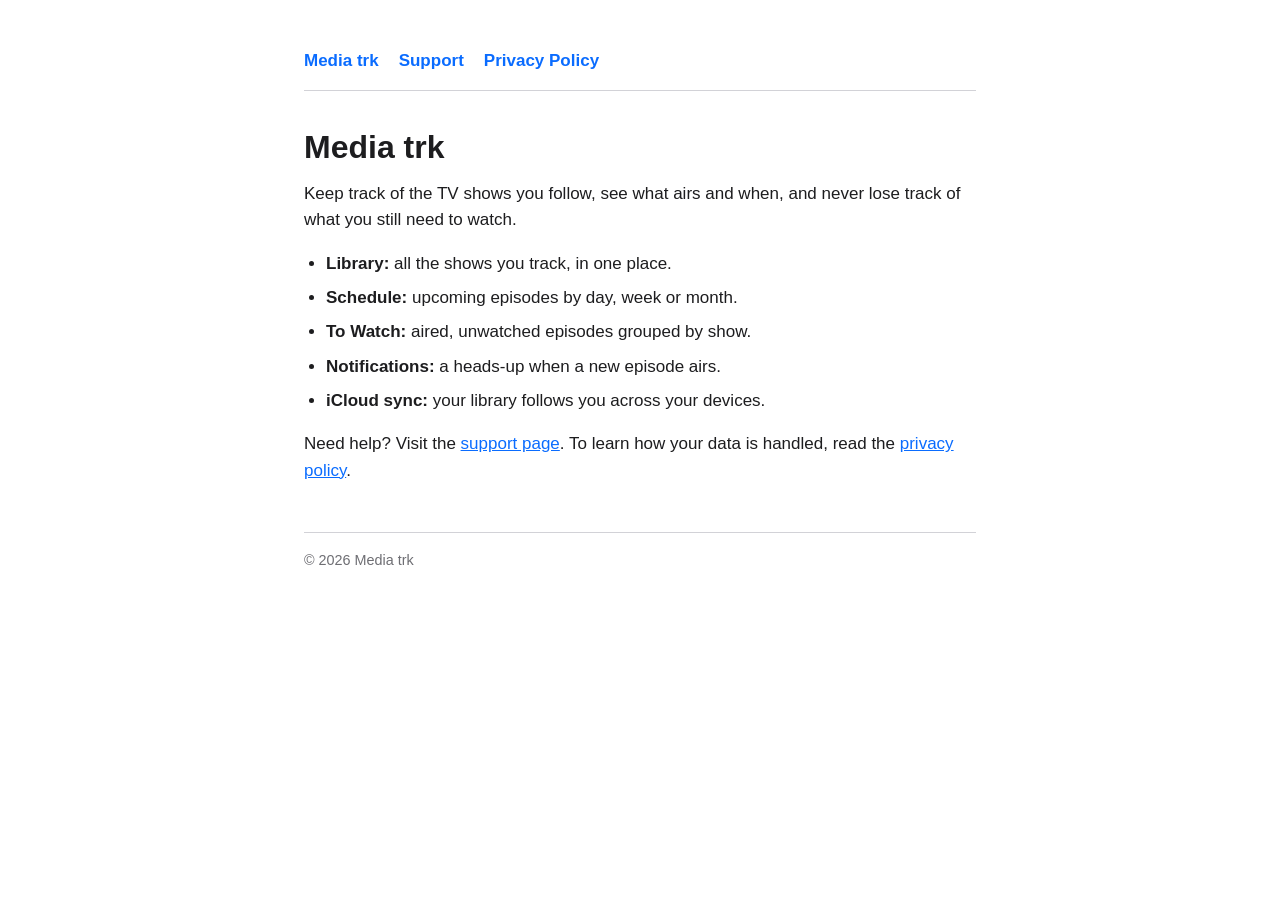
<file: index.html>
<!DOCTYPE html>
<html lang="en">
<head>
    <meta charset="utf-8">
    <meta name="viewport" content="width=device-width, initial-scale=1">
    <title>Media trk</title>
    <meta name="description" content="Media trk helps you keep track of the TV shows you follow, see what airs when, and never lose track of what you still need to watch.">
    <link rel="stylesheet" href="/style.css">
</head>
<body>
<main>
    <nav>
        <a href="/">Media trk</a>
        <a href="/support/">Support</a>
        <a href="/privacy/">Privacy Policy</a>
    </nav>

    <h1>Media trk</h1>
    <p>Keep track of the TV shows you follow, see what airs and when, and never lose track of what you still need to watch.</p>

    <ul>
        <li><strong>Library:</strong> all the shows you track, in one place.</li>
        <li><strong>Schedule:</strong> upcoming episodes by day, week or month.</li>
        <li><strong>To Watch:</strong> aired, unwatched episodes grouped by show.</li>
        <li><strong>Notifications:</strong> a heads-up when a new episode airs.</li>
        <li><strong>iCloud sync:</strong> your library follows you across your devices.</li>
    </ul>

    <p>Need help? Visit the <a href="/support/">support page</a>. To learn how your data is handled, read the <a href="/privacy/">privacy policy</a>.</p>

    <footer>&copy; 2026 Media trk</footer>
</main>
</body>
</html>
</file>
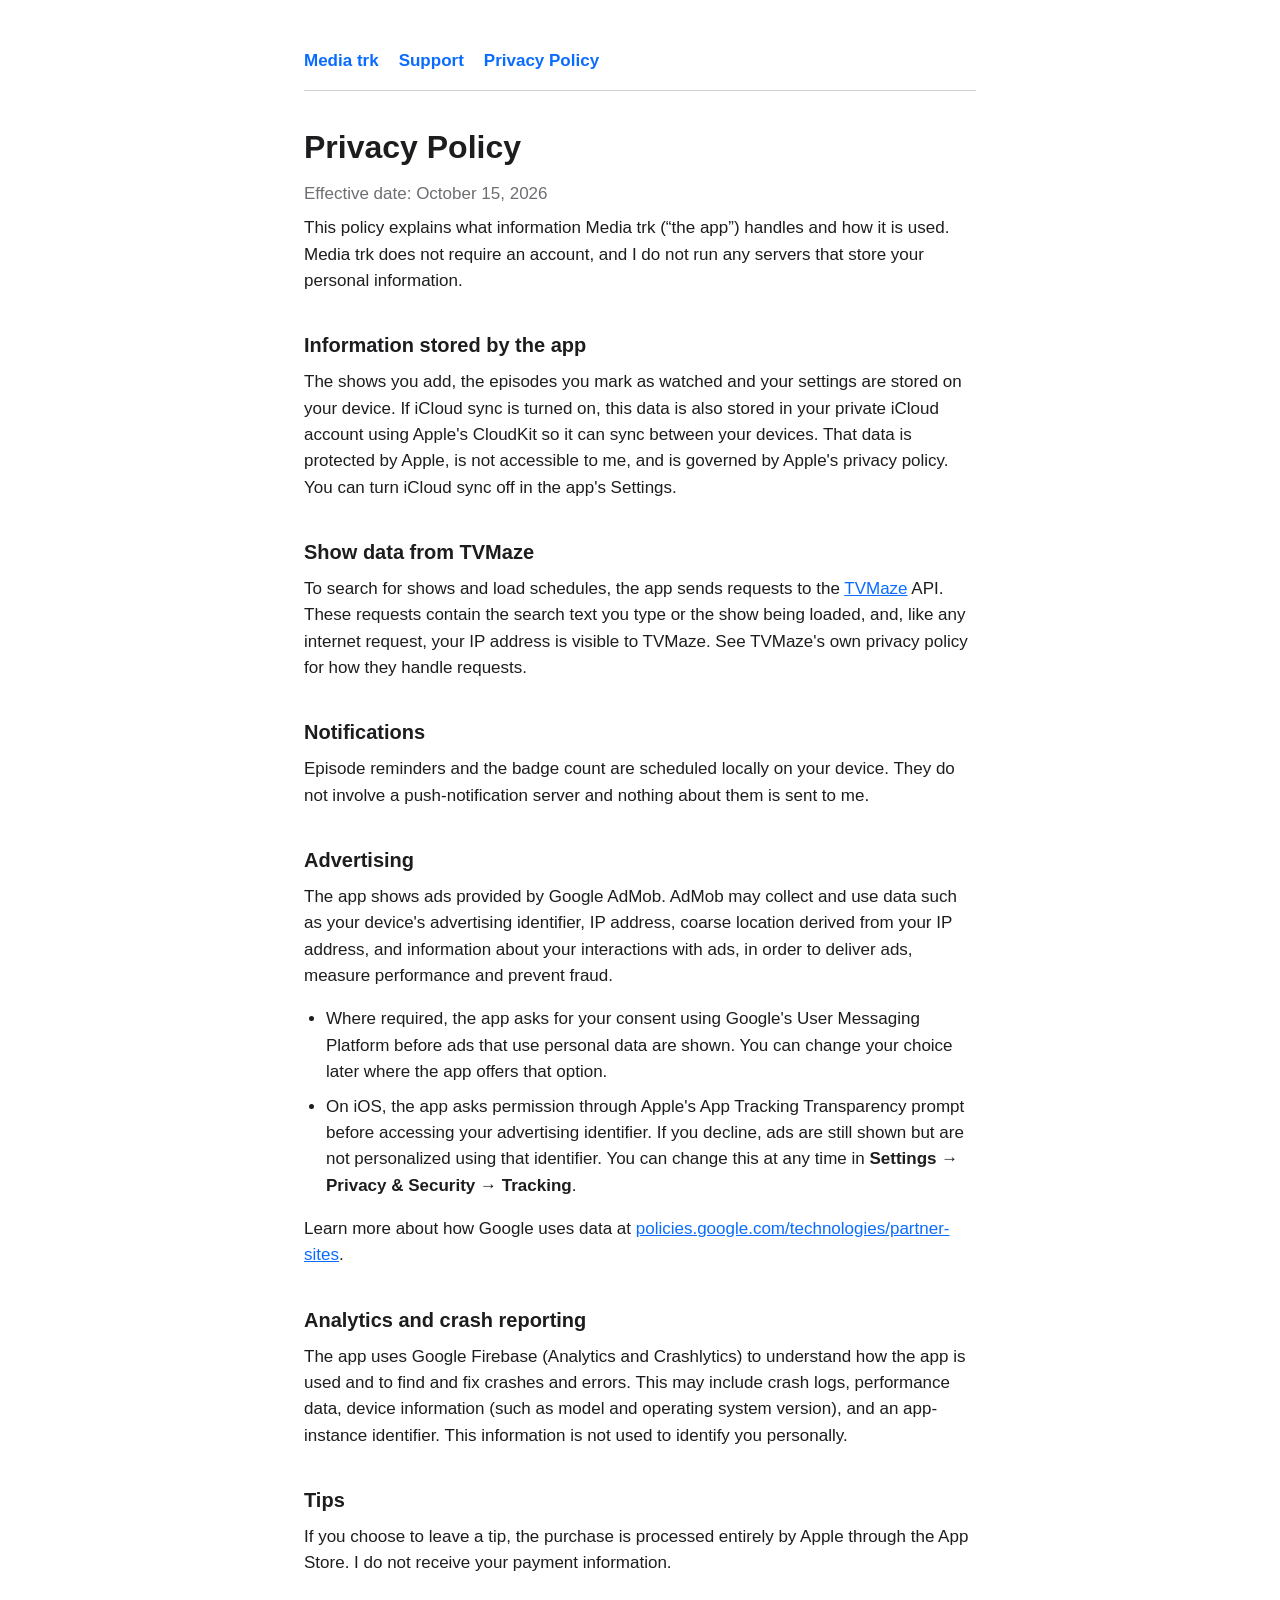
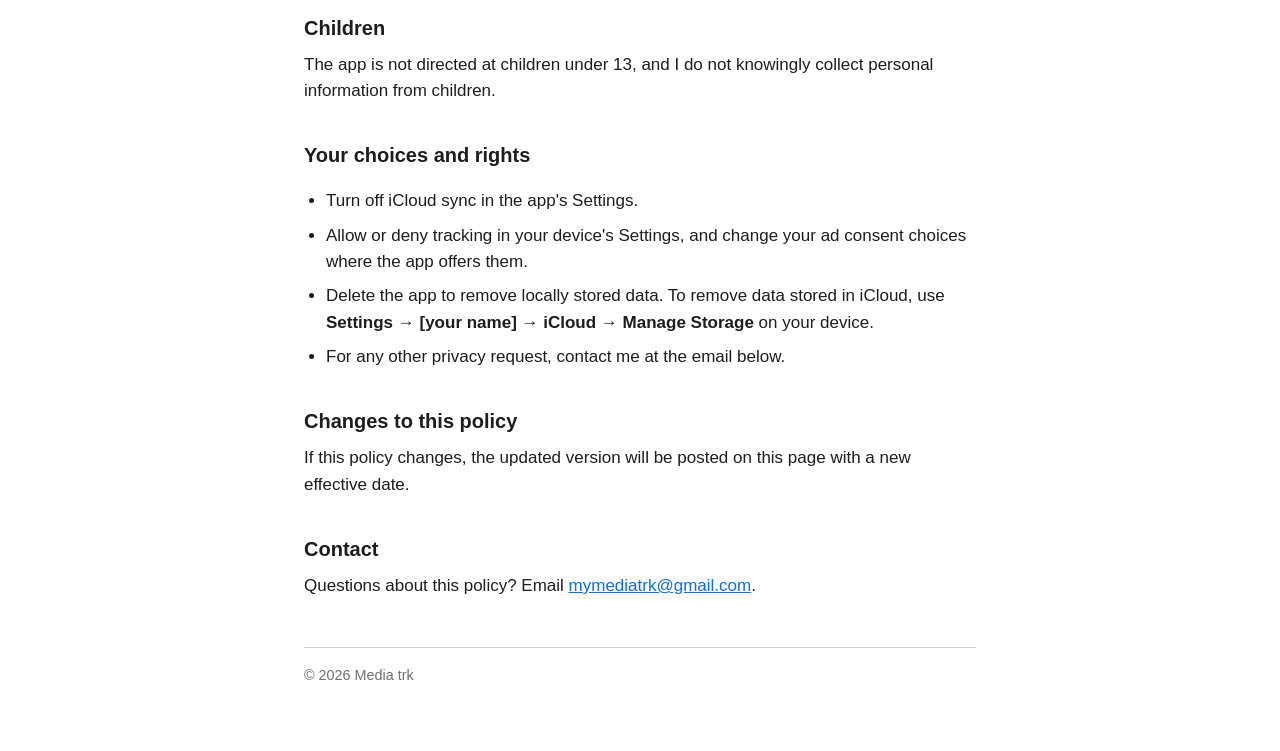
<file: privacy/index.html>
<!DOCTYPE html>
<html lang="en">
<head>
    <meta charset="utf-8">
    <meta name="viewport" content="width=device-width, initial-scale=1">
    <title>Privacy Policy – Media trk</title>
    <link rel="stylesheet" href="/style.css">
</head>
<body>
<main>
    <nav>
        <a href="/">Media trk</a>
        <a href="/support/">Support</a>
        <a href="/privacy/">Privacy Policy</a>
    </nav>

    <h1>Privacy Policy</h1>
    <p class="muted">Effective date: October 15, 2026</p>

    <p>This policy explains what information Media trk (&ldquo;the app&rdquo;) handles and how it is used. Media trk does not require an account, and I do not run any servers that store your personal information.</p>

    <h2>Information stored by the app</h2>
    <p>The shows you add, the episodes you mark as watched and your settings are stored on your device. If iCloud sync is turned on, this data is also stored in your private iCloud account using Apple's CloudKit so it can sync between your devices. That data is protected by Apple, is not accessible to me, and is governed by Apple's privacy policy. You can turn iCloud sync off in the app's Settings.</p>

    <h2>Show data from TVMaze</h2>
    <p>To search for shows and load schedules, the app sends requests to the <a href="https://www.tvmaze.com">TVMaze</a> API. These requests contain the search text you type or the show being loaded, and, like any internet request, your IP address is visible to TVMaze. See TVMaze's own privacy policy for how they handle requests.</p>

    <h2>Notifications</h2>
    <p>Episode reminders and the badge count are scheduled locally on your device. They do not involve a push-notification server and nothing about them is sent to me.</p>

    <h2>Advertising</h2>
    <p>The app shows ads provided by Google AdMob. AdMob may collect and use data such as your device's advertising identifier, IP address, coarse location derived from your IP address, and information about your interactions with ads, in order to deliver ads, measure performance and prevent fraud.</p>
    <ul>
        <li>Where required, the app asks for your consent using Google's User Messaging Platform before ads that use personal data are shown. You can change your choice later where the app offers that option.</li>
        <li>On iOS, the app asks permission through Apple's App Tracking Transparency prompt before accessing your advertising identifier. If you decline, ads are still shown but are not personalized using that identifier. You can change this at any time in <strong>Settings &rarr; Privacy &amp; Security &rarr; Tracking</strong>.</li>
    </ul>
    <p>Learn more about how Google uses data at <a href="https://policies.google.com/technologies/partner-sites">policies.google.com/technologies/partner-sites</a>.</p>

    <h2>Analytics and crash reporting</h2>
    <p>The app uses Google Firebase (Analytics and Crashlytics) to understand how the app is used and to find and fix crashes and errors. This may include crash logs, performance data, device information (such as model and operating system version), and an app-instance identifier. This information is not used to identify you personally.</p>

    <h2>Tips</h2>
    <p>If you choose to leave a tip, the purchase is processed entirely by Apple through the App Store. I do not receive your payment information.</p>

    <h2>Children</h2>
    <p>The app is not directed at children under 13, and I do not knowingly collect personal information from children.</p>

    <h2>Your choices and rights</h2>
    <ul>
        <li>Turn off iCloud sync in the app's Settings.</li>
        <li>Allow or deny tracking in your device's Settings, and change your ad consent choices where the app offers them.</li>
        <li>Delete the app to remove locally stored data. To remove data stored in iCloud, use <strong>Settings &rarr; [your name] &rarr; iCloud &rarr; Manage Storage</strong> on your device.</li>
        <li>For any other privacy request, contact me at the email below.</li>
    </ul>

    <h2>Changes to this policy</h2>
    <p>If this policy changes, the updated version will be posted on this page with a new effective date.</p>

    <h2>Contact</h2>
    <p>Questions about this policy? Email <a href="mailto:mymediatrk@gmail.com">mymediatrk@gmail.com</a>.</p>

    <footer>&copy; 2026 Media trk</footer>
</main>
</body>
</html>
</file>
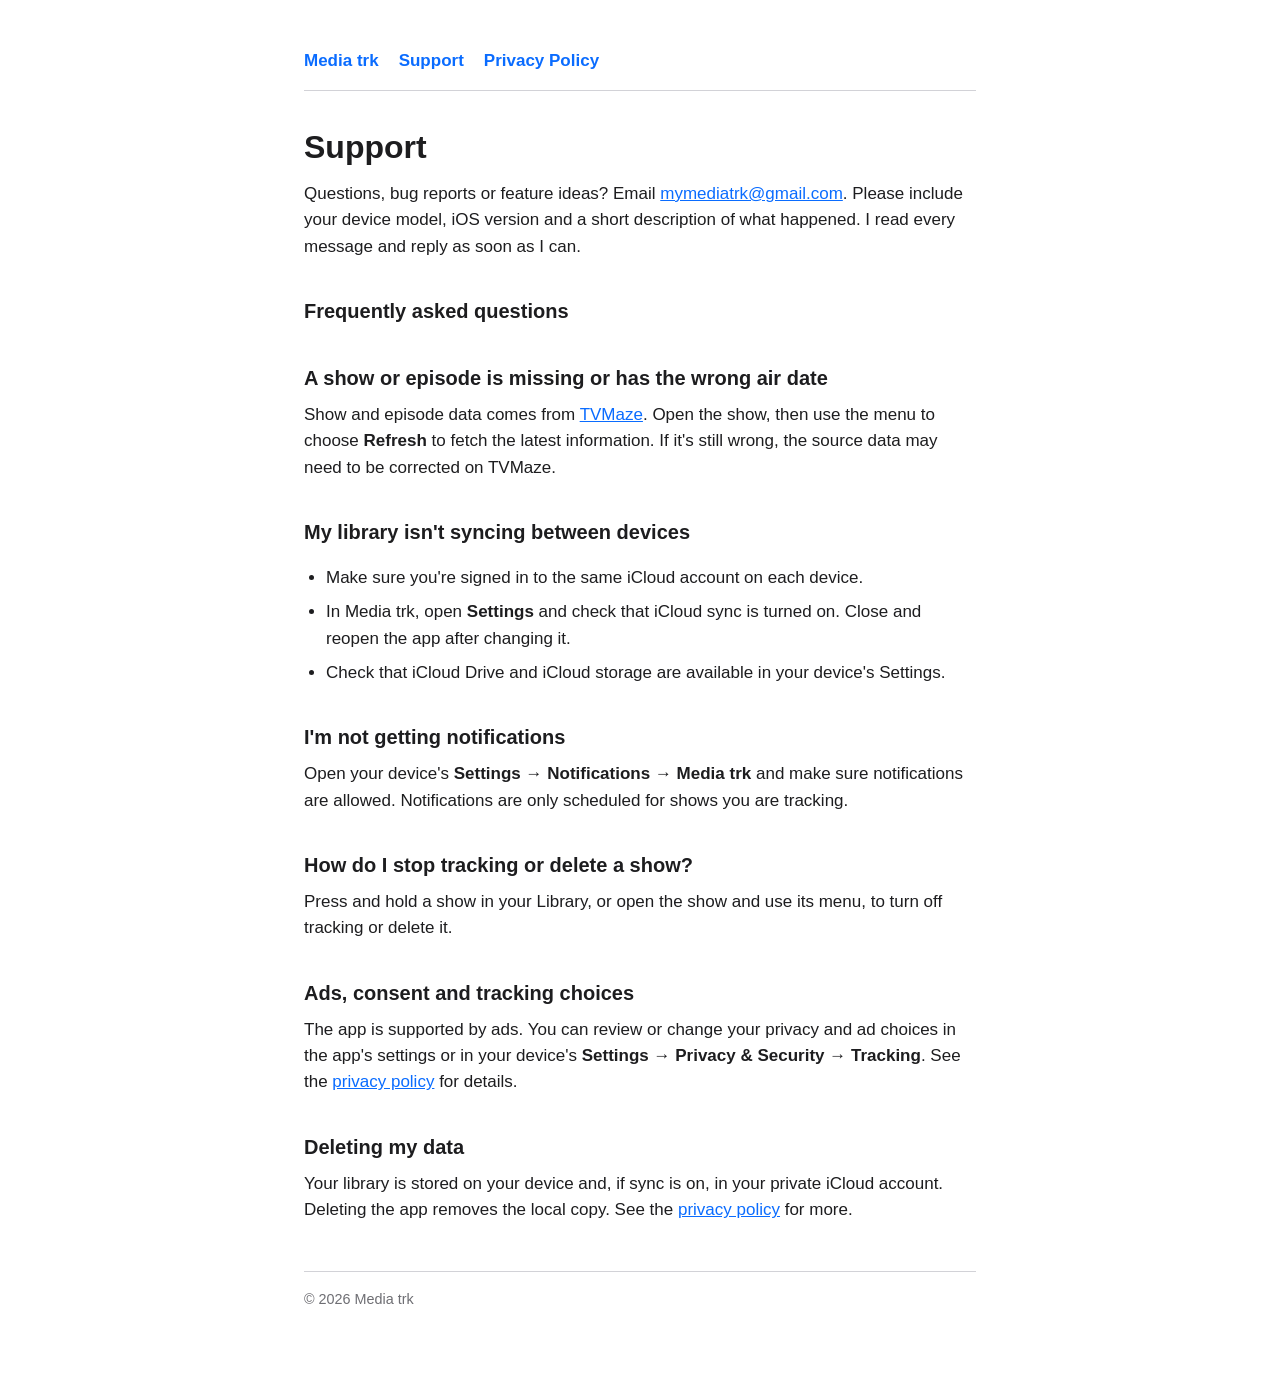
<file: support/index.html>
<!DOCTYPE html>
<html lang="en">
<head>
    <meta charset="utf-8">
    <meta name="viewport" content="width=device-width, initial-scale=1">
    <title>Support – Media trk</title>
    <link rel="stylesheet" href="/style.css">
</head>
<body>
<main>
    <nav>
        <a href="/">Media trk</a>
        <a href="/support/">Support</a>
        <a href="/privacy/">Privacy Policy</a>
    </nav>

    <h1>Support</h1>
    <p>Questions, bug reports or feature ideas? Email <a href="mailto:mymediatrk@gmail.com">mymediatrk@gmail.com</a>. Please include your device model, iOS version and a short description of what happened. I read every message and reply as soon as I can.</p>

    <h2>Frequently asked questions</h2>

    <h2>A show or episode is missing or has the wrong air date</h2>
    <p>Show and episode data comes from <a href="https://www.tvmaze.com">TVMaze</a>. Open the show, then use the menu to choose <strong>Refresh</strong> to fetch the latest information. If it's still wrong, the source data may need to be corrected on TVMaze.</p>

    <h2>My library isn't syncing between devices</h2>
    <ul>
        <li>Make sure you're signed in to the same iCloud account on each device.</li>
        <li>In Media trk, open <strong>Settings</strong> and check that iCloud sync is turned on. Close and reopen the app after changing it.</li>
        <li>Check that iCloud Drive and iCloud storage are available in your device's Settings.</li>
    </ul>

    <h2>I'm not getting notifications</h2>
    <p>Open your device's <strong>Settings &rarr; Notifications &rarr; Media trk</strong> and make sure notifications are allowed. Notifications are only scheduled for shows you are tracking.</p>

    <h2>How do I stop tracking or delete a show?</h2>
    <p>Press and hold a show in your Library, or open the show and use its menu, to turn off tracking or delete it.</p>

    <h2>Ads, consent and tracking choices</h2>
    <p>The app is supported by ads. You can review or change your privacy and ad choices in the app's settings or in your device's <strong>Settings &rarr; Privacy &amp; Security &rarr; Tracking</strong>. See the <a href="/privacy/">privacy policy</a> for details.</p>

    <h2>Deleting my data</h2>
    <p>Your library is stored on your device and, if sync is on, in your private iCloud account. Deleting the app removes the local copy. See the <a href="/privacy/">privacy policy</a> for more.</p>

    <footer>&copy; 2026 Media trk</footer>
</main>
</body>
</html>
</file>
<file: style.css>
:root {
    color-scheme: light dark;
    --bg: #ffffff;
    --fg: #1d1d1f;
    --muted: #6e6e73;
    --accent: #0a6cff;
    --rule: #d2d2d7;
}

@media (prefers-color-scheme: dark) {
    :root {
        --bg: #111113;
        --fg: #f5f5f7;
        --muted: #a1a1a6;
        --accent: #4d9bff;
        --rule: #38383a;
    }
}

* { box-sizing: border-box; }

body {
    margin: 0;
    background: var(--bg);
    color: var(--fg);
    font: 17px/1.55 -apple-system, BlinkMacSystemFont, "Segoe UI", Roboto, Helvetica, Arial, sans-serif;
}

main {
    max-width: 720px;
    margin: 0 auto;
    padding: 48px 24px 64px;
}

h1 { font-size: 2rem; margin: 0 0 8px; }
h2 { font-size: 1.25rem; margin: 36px 0 8px; }
p, li { margin: 8px 0; }
ul { padding-left: 22px; }
a { color: var(--accent); }
.muted { color: var(--muted); }

nav {
    display: flex;
    gap: 20px;
    margin-bottom: 32px;
    padding-bottom: 16px;
    border-bottom: 1px solid var(--rule);
}

nav a { text-decoration: none; font-weight: 600; }

footer {
    margin-top: 48px;
    padding-top: 16px;
    border-top: 1px solid var(--rule);
    color: var(--muted);
    font-size: 0.9rem;
}
</file>
